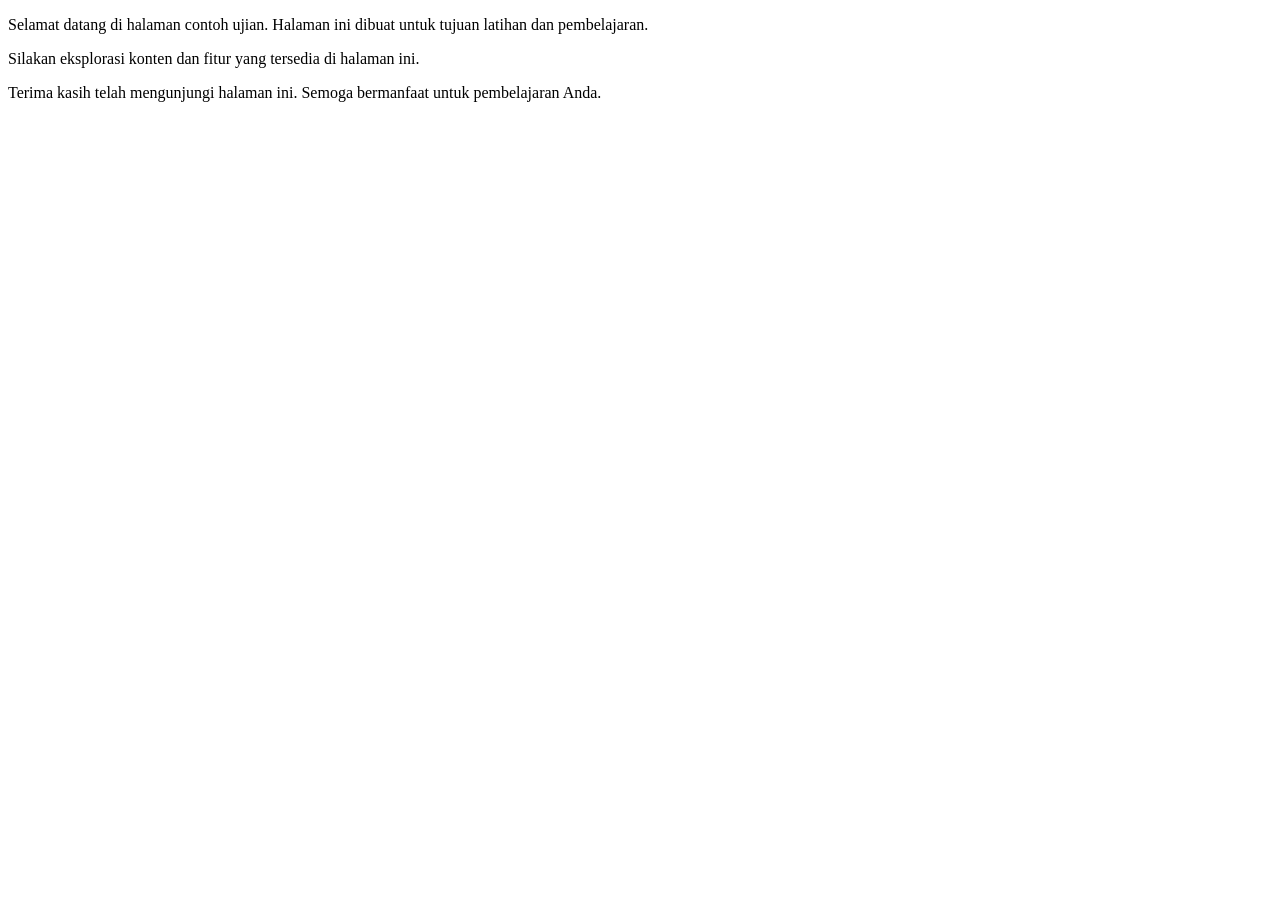
<file: worksheet-10/index.html>
<!DOCTYPE html>
<html lang="id">
<head>
    <meta charset="UTF-8">
    <meta name="viewport" content="width=device-width, initial-scale=1.0">
    <title>contoh ujian</title>
</head>
<body>
    <p>Selamat datang di halaman contoh ujian. Halaman ini dibuat untuk tujuan latihan dan pembelajaran.</p>
    <p>Silakan eksplorasi konten dan fitur yang tersedia di halaman ini.</p>
    <p>Terima kasih telah mengunjungi halaman ini. Semoga bermanfaat untuk pembelajaran Anda.</p>
</body>
</html>
</file>
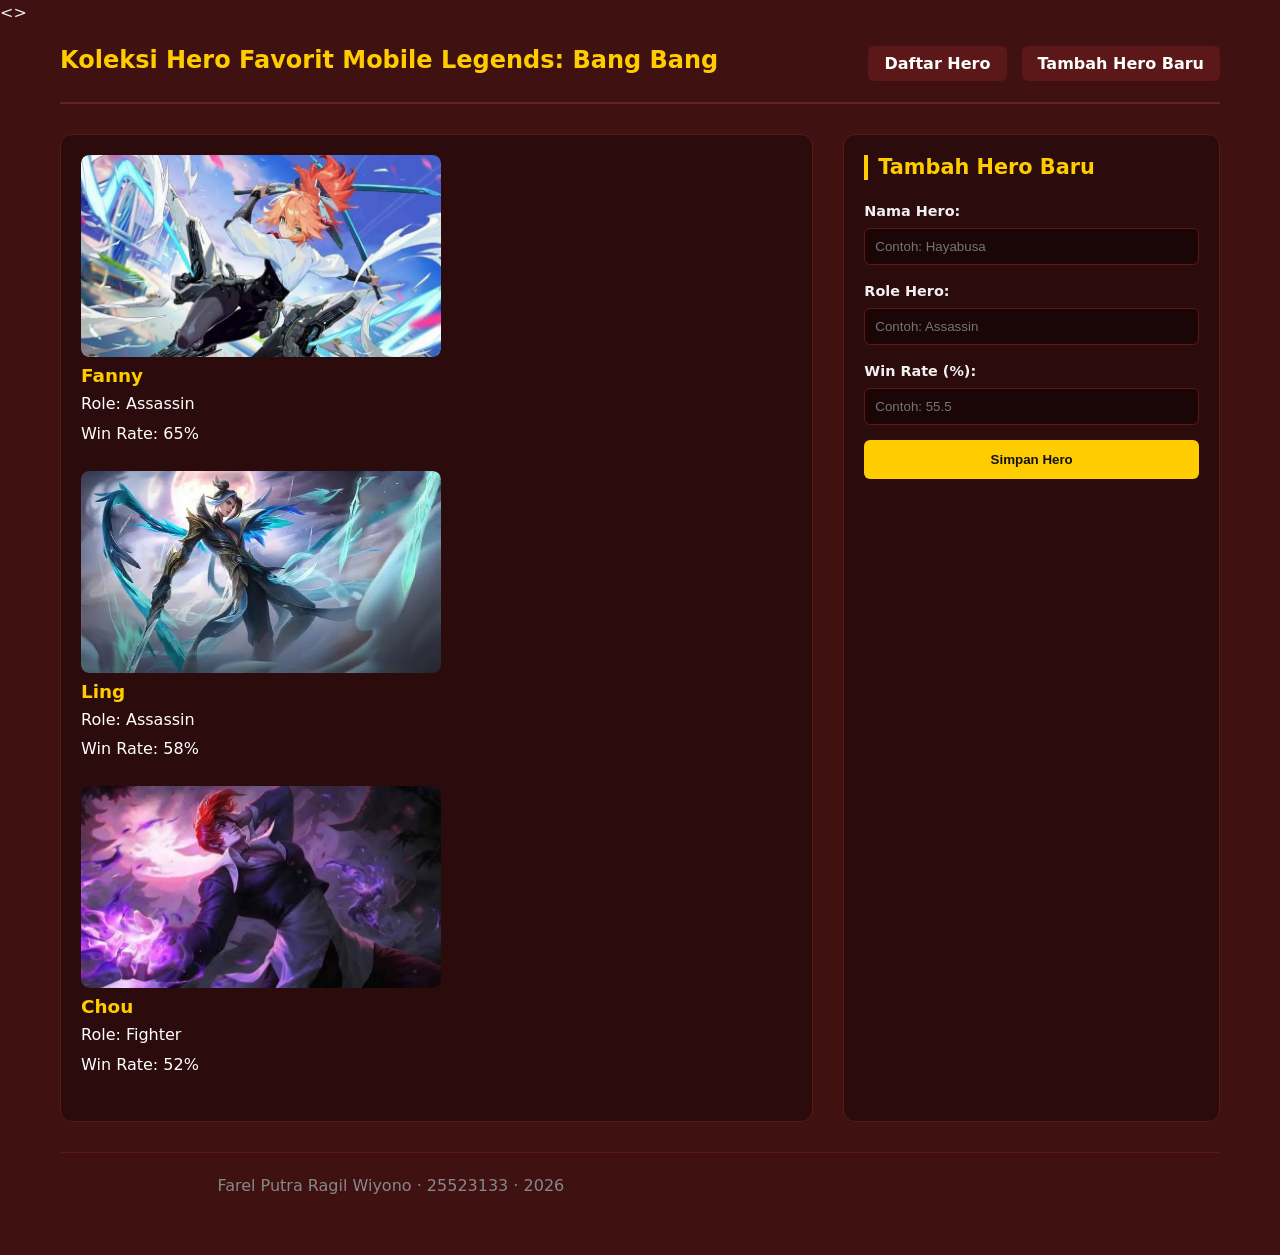
<file: worksheet-10/profil.html>
<!doctype html>
<html lang="id">
  <head>
    <meta charset="utf-8" />
    <meta name="viewport" content="width=device-width, initial-scale=1.0" />
    <title>Hero Favorit Mobile Legends - Farel</title>

    <!-- Pemanggilan 5 berkas CSS terpisah dari folder css/ -->
    <link rel="stylesheet" href="css/tokens.css" />
    <link rel="stylesheet" href="css/base.css" />
    <link rel="stylesheet" href="css/layout.css" />
    <link rel="stylesheet" href="css/komponen.css" />
    <link rel="stylesheet" href="css/tema.css" />
  </head>
  <>
    <!-- Wadah pembungkus utama P5 untuk CSS Grid Layout -->
    <div class="page">
      <header>
        <div class="navbar">
          <h1>Koleksi Hero Favorit Mobile Legends: Bang Bang</h1>
          <nav aria-label="Navigasi utama">
            <ul>
              <li><a href="#daftar-hero">Daftar Hero</a></li>
              <li><a href="#tambah-hero">Tambah Hero Baru</a></li>
            </ul>
          </nav>
        </div>
      </header>

      <!-- LANDMARK MAIN (Wadah Grid 2 Kolom) -->
      <main class="isi">
        <!-- SECTION 1: TABEL DATA & GAMBAR -->
        <section id="daftar-hero" class="utama">
          <h2>Hero yang Sering Dimainkan</h2>

          <!-- GALERI HERO ADAPTIF (GRID AUTO-FIT) -->
          <div class="galeri">
            <figure class="kartu sorotan">
              <img
                src="hero-favorit-1.jpg"
                alt="Tampilan visual hero Fanny di Mobile Legends"
                width="640"
                height="360"
                loading="lazy"
              />
              <figcaption class="kartu-kaki">
                <span>Fanny</span>
                <small>Assassin</small>
              </figcaption>
            </figure>

            <figure class="kartu">
              <img
                src="hero-favorit-2.jpg"
                alt="Tampilan visual hero Ling di Mobile Legends"
                width="640"
                height="360"
                loading="lazy"
              />
              <figcaption class="kartu-kaki">
                <span>Ling</span>
                <small>Assassin</small>
              </figcaption>
            </figure>

            <figure class="kartu">
              <img
                src="hero-favorit-3.jpg"
                alt="Tampilan visual hero Chou di Mobile Legends"
                width="640"
                height="360"
                loading="lazy"
              />
              <figcaption class="kartu-kaki">
                <span>Chou</span>
                <small>Fighter</small>
              </figcaption>
            </figure>
          </div>

          <!-- TABEL DATA HERO -->
          <table>
            <caption>
              Daftar Performa Hero Favorit
            </caption>
            <thead>
              <tr>
                <th scope="col">Nama Hero</th>
                <th scope="col">Role / Peran</th>
                <th scope="col">Win Rate (%)</th>
              </tr>
            </thead>
            <tbody>
              <tr>
                <th scope="row">Fanny</th>
                <td>Assassin</td>
                <td>65.0%</td>
              </tr>
              <tr>
                <th scope="row">Ling</th>
                <td>Assassin</td>
                <td>58.0%</td>
              </tr>
              <tr>
                <th scope="row">Chou</th>
                <td>Fighter</td>
                <td>60.0%</td>
              </tr>
            </tbody>
          </table>
        </section>

        <!-- SECTION 2: FORMULIR INPUT -->
        <section id="tambah-hero" class="sisi">
          <h2>Tambah Hero Baru</h2>

          <form action="/simpan" method="post">
            <p class="form-group">
              <label for="nama-hero">Nama Hero:</label>
              <input
                type="text"
                id="nama-hero"
                name="nama-hero"
                required
                placeholder="Contoh: Hayabusa"
              />
            </p>
            <p class="form-group">
              <label for="role-hero">Role Hero:</label>
              <input
                type="text"
                id="role-hero"
                name="role-hero"
                required
                placeholder="Contoh: Assassin"
              />
            </p>
            <p class="form-group">
              <label for="winrate-hero">Win Rate (%):</label>
              <input
                type="number"
                id="winrate-hero"
                name="winrate-hero"
                min="0"
                max="100"
                step="0.1"
                required
                placeholder="Contoh: 55.5"
              />
            </p>
            <button type="submit" class="btn">Simpan Hero</button>
          </form>
        </section>
      </main>

      <!-- LANDMARK FOOTER -->
      <footer>
        <p>Farel Putra Ragil Wiyono · 25523133 · 2026</p>
      </footer>
    </div>
    <script type="module" src="js/app.js"></script>
  <script type="module" src="js/dom.js"></script>
</body>
</html>
</file>
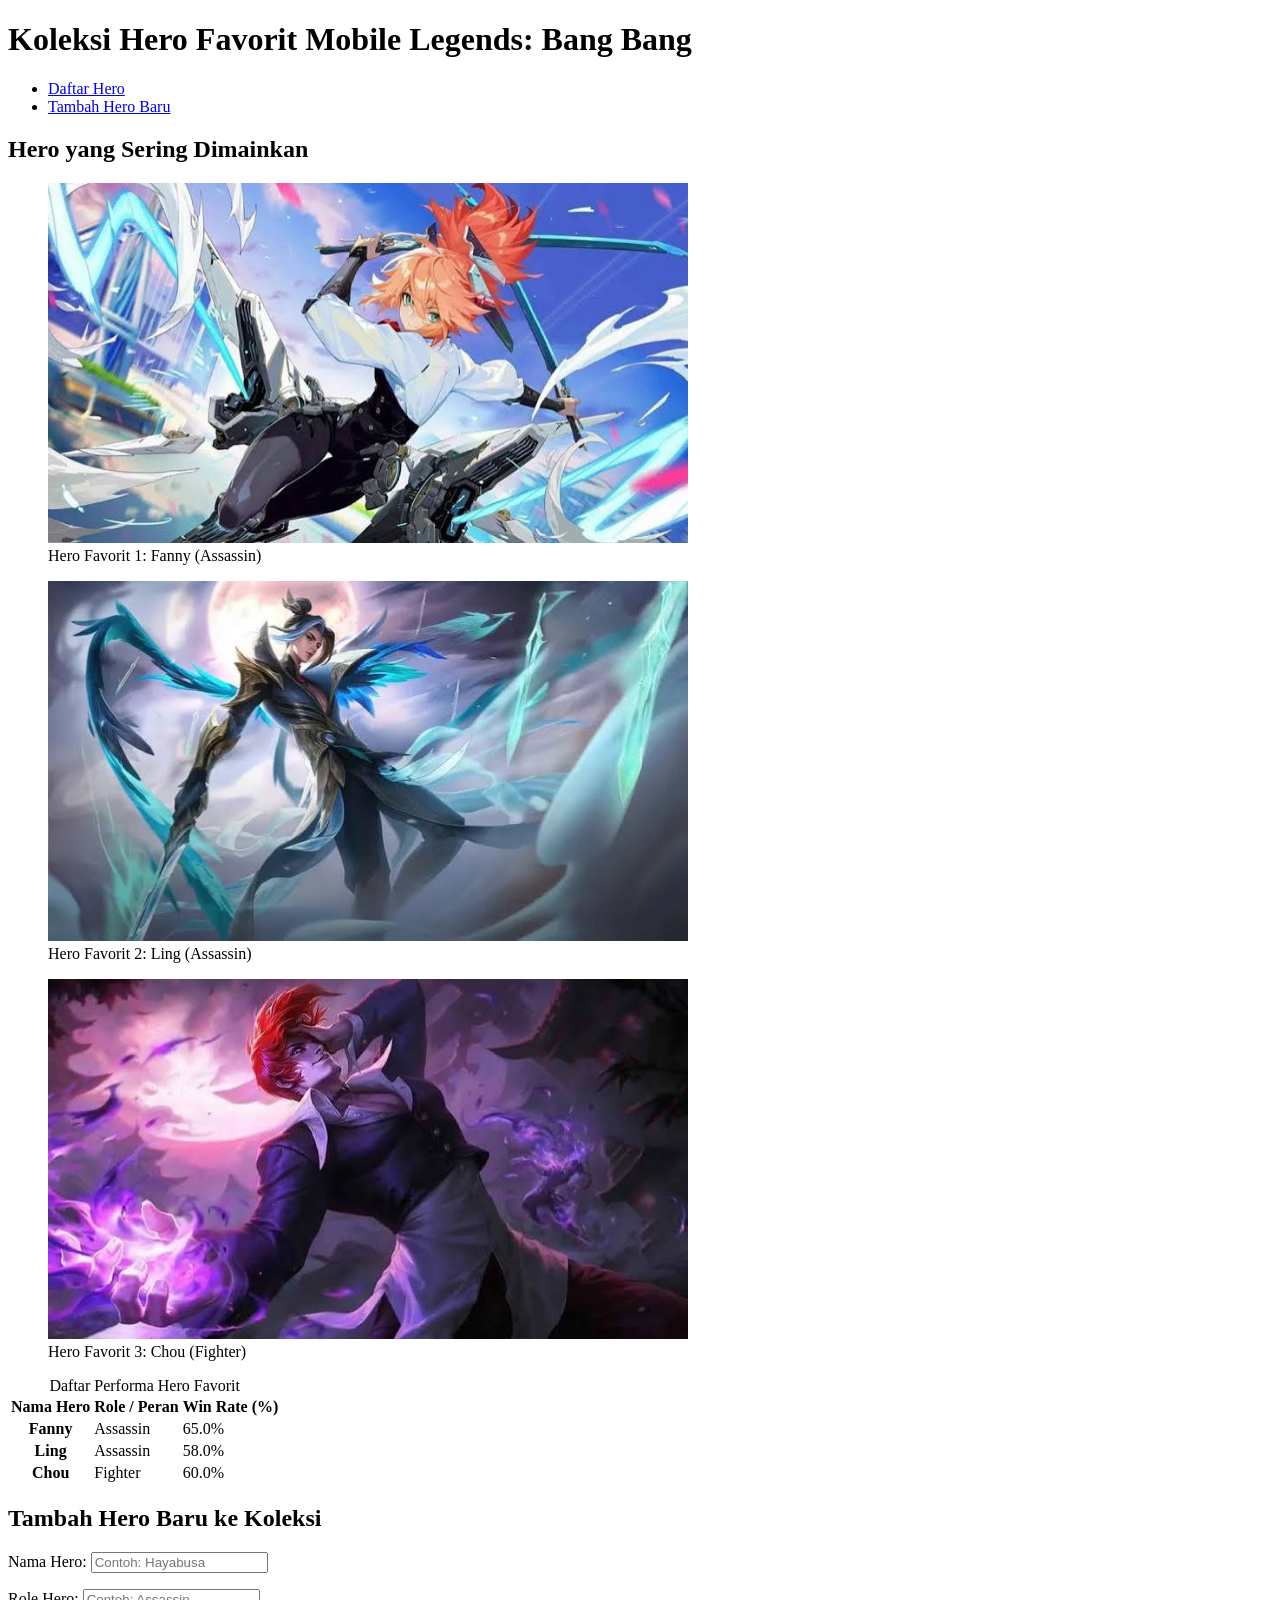
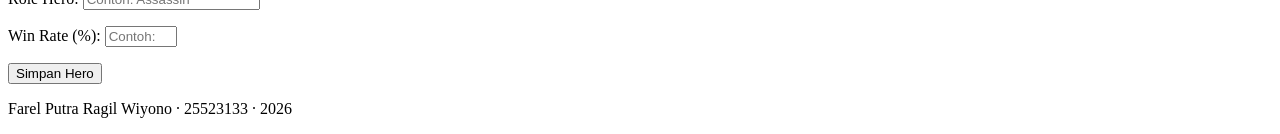
<file: worksheet-p3/profil.html>
<!DOCTYPE html>
<html lang="id">
<head>
  <meta charset="utf-8">
  <meta name="viewport" content="width=device-width, initial-scale=1.0">
  <title>Hero Favorit Mobile Legends - Farel</title>
</head>
<body>

  <!-- LANDMARK HEADER & NAVIGASI -->
  <header>
    <h1>Koleksi Hero Favorit Mobile Legends: Bang Bang</h1>
    <nav aria-label="Navigasi utama">
      <ul>
        <li><a href="#daftar-hero">Daftar Hero</a></li>
        <li><a href="#tambah-hero">Tambah Hero Baru</a></li>
      </ul>
    </nav>
  </header>

  <!-- LANDMARK MAIN -->
  <main>

    <!-- SECTION 1: TABEL DATA & GAMBAR -->
    <section id="daftar-hero">
      <h2>Hero yang Sering Dimainkan</h2>
      
      <!-- 3 GAMBAR HERO FAVORIT (FANNY, LING, CHOU) -->
      <figure>
        <img src="hero-favorit-1.jpg" alt="Tampilan visual hero Fanny di Mobile Legends" width="640" height="360" loading="lazy">
        <figcaption>Hero Favorit 1: Fanny (Assassin)</figcaption>
      </figure>

      <figure>
        <img src="hero-favorit-2.jpg" alt="Tampilan visual hero Ling di Mobile Legends" width="640" height="360" loading="lazy">
        <figcaption>Hero Favorit 2: Ling (Assassin)</figcaption>
      </figure>

      <figure>
        <img src="hero-favorit-3.jpg" alt="Tampilan visual hero Chou di Mobile Legends" width="640" height="360" loading="lazy">
        <figcaption>Hero Favorit 3: Chou (Fighter)</figcaption>
      </figure>

      <!-- TABEL DATA HERO -->
      <table>
        <caption>Daftar Performa Hero Favorit</caption>
        <thead>
          <tr>
            <th scope="col">Nama Hero</th>
            <th scope="col">Role / Peran</th>
            <th scope="col">Win Rate (%)</th>
          </tr>
        </thead>
        <tbody>
          <tr>
            <th scope="row">Fanny</th>
            <td>Assassin</td>
            <td>65.0%</td>
          </tr>
          <tr>
            <th scope="row">Ling</th>
            <td>Assassin</td>
            <td>58.0%</td>
          </tr>
          <tr>
            <th scope="row">Chou</th>
            <td>Fighter</td>
            <td>60.0%</td>
          </tr>
        </tbody>
      </table>
    </section>

    <!-- SECTION 2: FORMULIR INPUT -->
    <section id="tambah-hero">
      <h2>Tambah Hero Baru ke Koleksi</h2>
      
      <form action="/simpan" method="post">
        <p>
          <label for="nama-hero">Nama Hero:</label>
          <input type="text" id="nama-hero" name="nama-hero" required placeholder="Contoh: Hayabusa">
        </p>
        <p>
          <label for="role-hero">Role Hero:</label>
          <input type="text" id="role-hero" name="role-hero" required placeholder="Contoh: Assassin">
        </p>
        <p>
          <label for="winrate-hero">Win Rate (%):</label>
          <input type="number" id="winrate-hero" name="winrate-hero" min="0" max="100" step="0.1" required placeholder="Contoh: 55.5">
        </p>
        <button type="submit">Simpan Hero</button>
      </form>
    </section>

  </main>

  <!-- LANDMARK FOOTER -->
  <footer>
    <p>Farel Putra Ragil Wiyono · 25523133 · 2026</p>
  </footer>

</body>
</html>
</file>
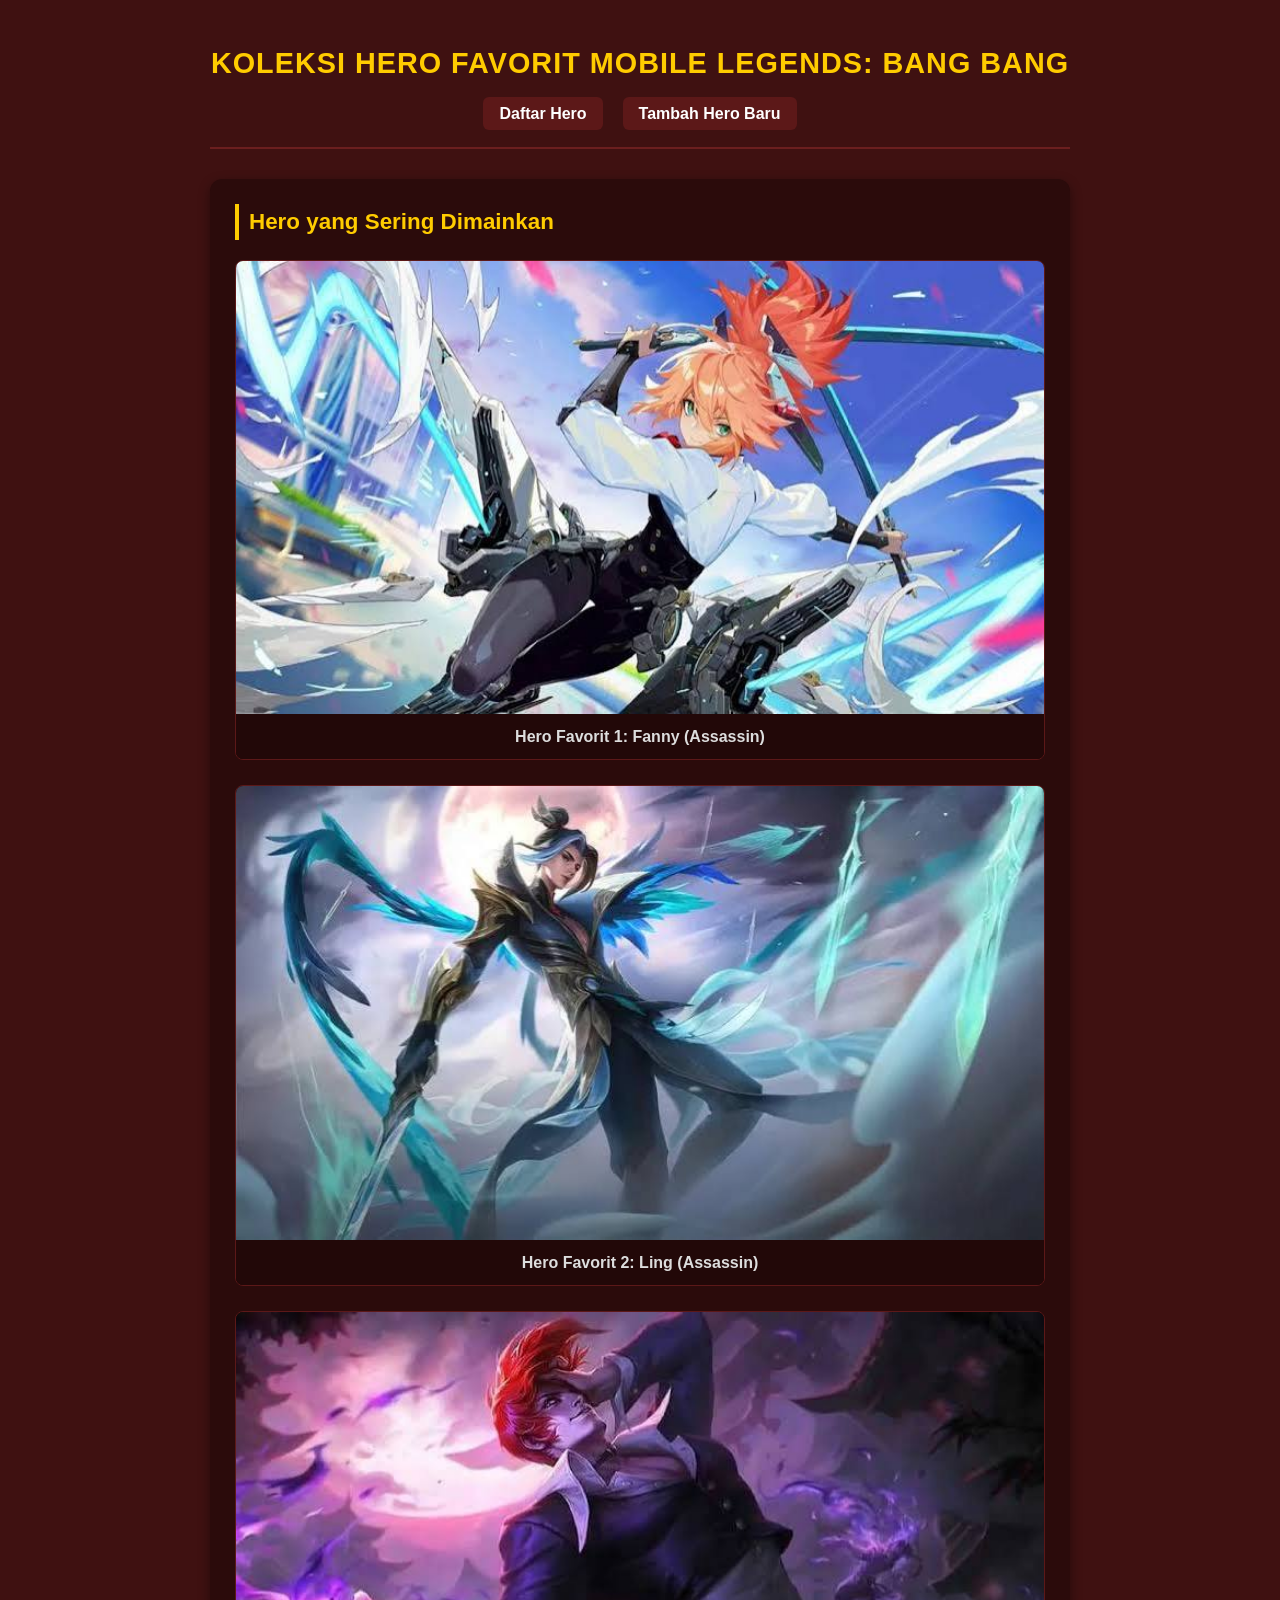
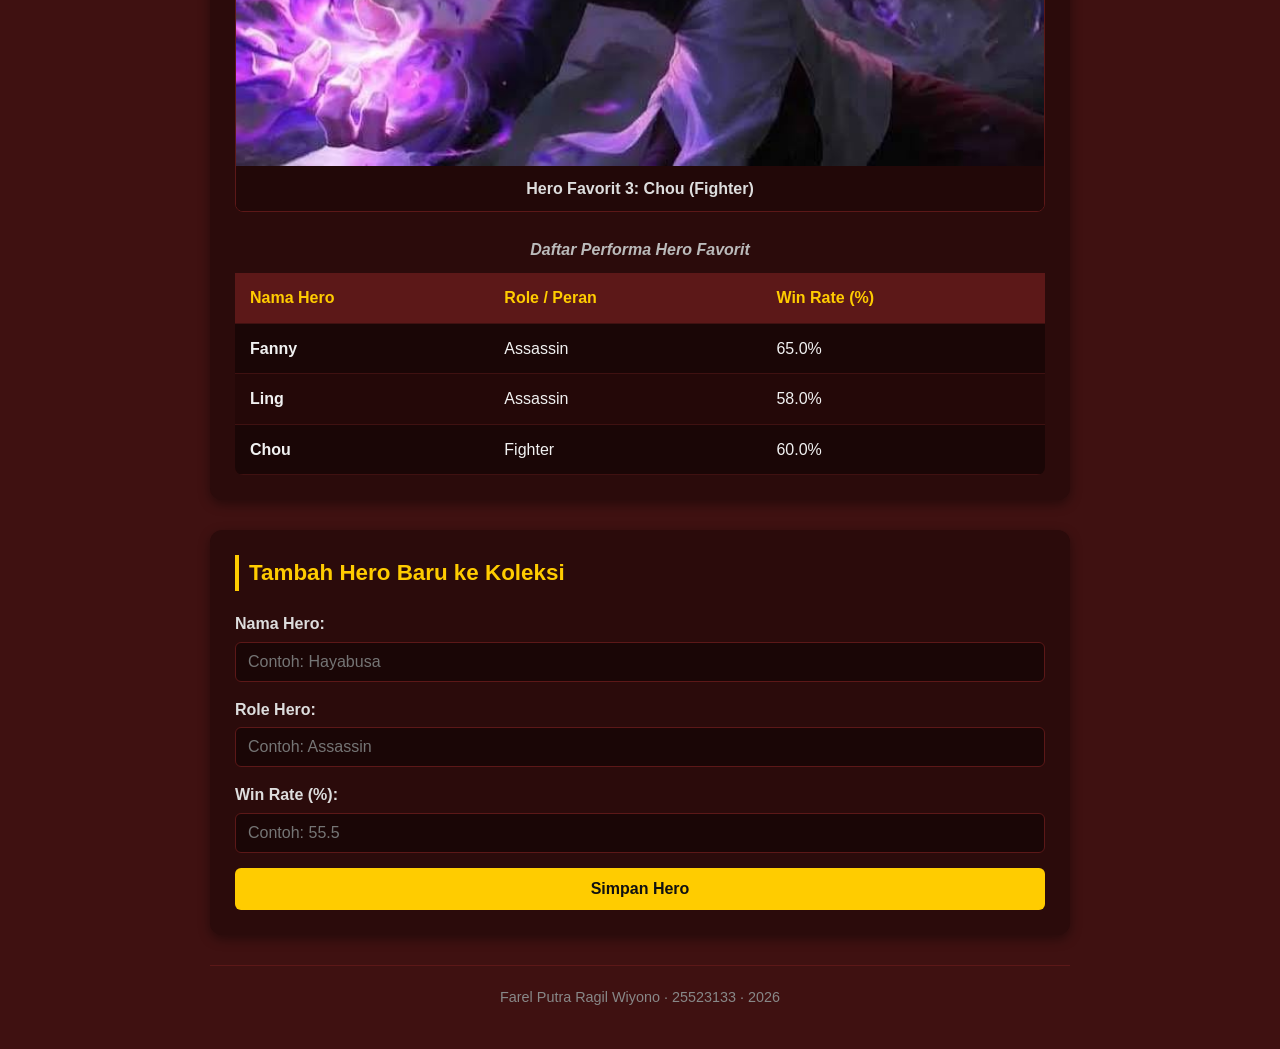
<file: worksheet-p4/profil.html>
<!doctype html>
<html lang="id">
  <head>
    <meta charset="utf-8" />
    <meta name="viewport" content="width=device-width, initial-scale=1.0" />
    <title>Hero Favorit Mobile Legends - Farel</title>
    <link rel="stylesheet" href="gaya.css" />
  </head>
  <body>
    <!-- LANDMARK HEADER & NAVIGASI -->
    <header>
      <h1>Koleksi Hero Favorit Mobile Legends: Bang Bang</h1>
      <nav aria-label="Navigasi utama">
        <ul>
          <li><a href="#daftar-hero">Daftar Hero</a></li>
          <li><a href="#tambah-hero">Tambah Hero Baru</a></li>
        </ul>
      </nav>
    </header>

    <!-- LANDMARK MAIN -->
    <main>
      <!-- SECTION 1: TABEL DATA & GAMBAR -->
      <section id="daftar-hero">
        <h2>Hero yang Sering Dimainkan</h2>

        <!-- 3 GAMBAR HERO FAVORIT (FANNY, LING, CHOU) -->
        <figure>
          <img
            src="hero-favorit-1.jpg"
            alt="Tampilan visual hero Fanny di Mobile Legends"
            width="640"
            height="360"
            loading="lazy"
          />
          <figcaption>Hero Favorit 1: Fanny (Assassin)</figcaption>
        </figure>

        <figure>
          <img
            src="hero-favorit-2.jpg"
            alt="Tampilan visual hero Ling di Mobile Legends"
            width="640"
            height="360"
            loading="lazy"
          />
          <figcaption>Hero Favorit 2: Ling (Assassin)</figcaption>
        </figure>

        <figure>
          <img
            src="hero-favorit-3.jpg"
            alt="Tampilan visual hero Chou di Mobile Legends"
            width="640"
            height="360"
            loading="lazy"
          />
          <figcaption>Hero Favorit 3: Chou (Fighter)</figcaption>
        </figure>

        <!-- TABEL DATA HERO -->
        <table>
          <caption>
            Daftar Performa Hero Favorit
          </caption>
          <thead>
            <tr>
              <th scope="col">Nama Hero</th>
              <th scope="col">Role / Peran</th>
              <th scope="col">Win Rate (%)</th>
            </tr>
          </thead>
          <tbody>
            <tr>
              <th scope="row">Fanny</th>
              <td>Assassin</td>
              <td>65.0%</td>
            </tr>
            <tr>
              <th scope="row">Ling</th>
              <td>Assassin</td>
              <td>58.0%</td>
            </tr>
            <tr>
              <th scope="row">Chou</th>
              <td>Fighter</td>
              <td>60.0%</td>
            </tr>
          </tbody>
        </table>
      </section>

      <!-- SECTION 2: FORMULIR INPUT -->
      <section id="tambah-hero">
        <h2>Tambah Hero Baru ke Koleksi</h2>

        <form action="/simpan" method="post">
          <p>
            <label for="nama-hero">Nama Hero:</label>
            <input
              type="text"
              id="nama-hero"
              name="nama-hero"
              required
              placeholder="Contoh: Hayabusa"
            />
          </p>
          <p>
            <label for="role-hero">Role Hero:</label>
            <input
              type="text"
              id="role-hero"
              name="role-hero"
              required
              placeholder="Contoh: Assassin"
            />
          </p>
          <p>
            <label for="winrate-hero">Win Rate (%):</label>
            <input
              type="number"
              id="winrate-hero"
              name="winrate-hero"
              min="0"
              max="100"
              step="0.1"
              required
              placeholder="Contoh: 55.5"
            />
          </p>
          <button type="submit">Simpan Hero</button>
        </form>
      </section>
    </main>

    <!-- LANDMARK FOOTER -->
    <footer>
      <p>Farel Putra Ragil Wiyono · 25523133 · 2026</p>
    </footer>
  </body>
</html>
</file>
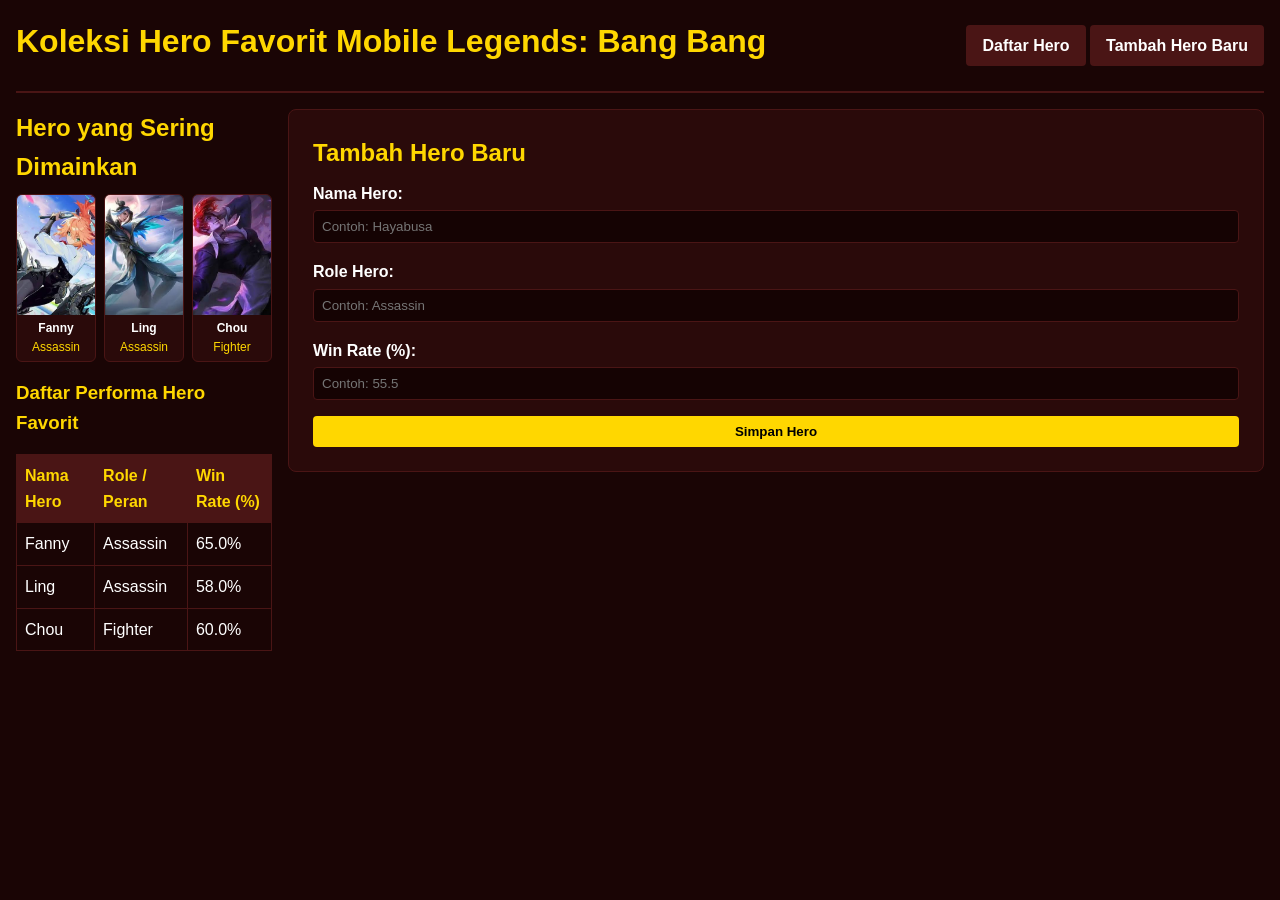
<file: worksheet-p5/profil.html>
<!DOCTYPE html>
<html lang="id">
<head>
  <meta charset="UTF-8">
  <!-- Lembar A: Meta Viewport Mandatory -->
  <meta name="viewport" content="width=device-width, initial-scale=1.0">
  <title>Koleksi Hero Favorit Mobile Legends: Bang Bang</title>
  
  <!-- CSS Modular -->
  <link rel="stylesheet" href="css/tokens.css">
  <link rel="stylesheet" href="css/base.css">
  <link rel="stylesheet" href="css/layout.css">
  <link rel="stylesheet" href="css/komponen.css">
  <link rel="stylesheet" href="css/tema.css">
  <link rel="stylesheet" href="css/responsif.css">
</head>
<body>
  <div class="page">
    <!-- Kepala Halaman / Navbar -->
    <header class="kepala">
      <h1>Koleksi Hero Favorit Mobile Legends: Bang Bang</h1>
      <nav class="navigasi">
        <a href="#galeri" class="tombol">Daftar Hero</a>
        <a href="#tambah" class="tombol">Tambah Hero Baru</a>
      </nav>
    </header>

    <!-- Konten Utama & Sidebar (Grid Layout) -->
    <div class="isi content">
      <!-- Sidebar / Sisi Samping -->
      <aside class="sisi sidebar">
        <h2>Hero yang Sering Dimainkan</h2>
        <div class="galeri-mini">
  <div class="kartu-mini">
    <img src="hero-favorit-1.jpg" alt="Fanny">
    <div class="info-hero">
      <strong>Fanny</strong>
      <span>Assassin</span>
    </div>
  </div>
  <div class="kartu-mini">
    <img src="hero-favorit-2.jpg" alt="Ling">
    <div class="info-hero">
      <strong>Ling</strong>
      <span>Assassin</span>
    </div>
  </div>
  <div class="kartu-mini">
    <img src="hero-favorit-3.jpg" alt="Chou">
    <div class="info-hero">
      <strong>Chou</strong>
      <span>Fighter</span>
    </div>
  </div>
</div>

        <h3>Daftar Performa Hero Favorit</h3>
        <div class="table-wrap">
          <table>
            <thead>
              <tr>
                <th>Nama Hero</th>
                <th>Role / Peran</th>
                <th>Win Rate (%)</th>
              </tr>
            </thead>
            <tbody>
              <tr>
                <td>Fanny</td>
                <td>Assassin</td>
                <td>65.0%</td>
              </tr>
              <tr>
                <td>Ling</td>
                <td>Assassin</td>
                <td>58.0%</td>
              </tr>
              <tr>
                <td>Chou</td>
                <td>Fighter</td>
                <td>60.0%</td>
              </tr>
            </tbody>
          </table>
        </div>
      </aside>

      <!-- Area Utama / Form & Galeri -->
      <main class="utama main-content">
        <section id="tambah" class="kartu">
          <h2>Tambah Hero Baru</h2>
          <form class="formulir">
            <div class="grup-input">
              <label for="nama">Nama Hero:</label>
              <input type="text" id="nama" placeholder="Contoh: Hayabusa">
            </div>
            <div class="grup-input">
              <label for="role">Role Hero:</label>
              <input type="text" id="role" placeholder="Contoh: Assassin">
            </div>
            <div class="grup-input">
              <label for="wr">Win Rate (%):</label>
              <input type="text" id="wr" placeholder="Contoh: 55.5">
            </div>
            <button type="submit" class="tombol-utama">Simpan Hero</button>
          </form>
        </section>
      </main>
    </div>
  </div>
</body>
</html>
</file>
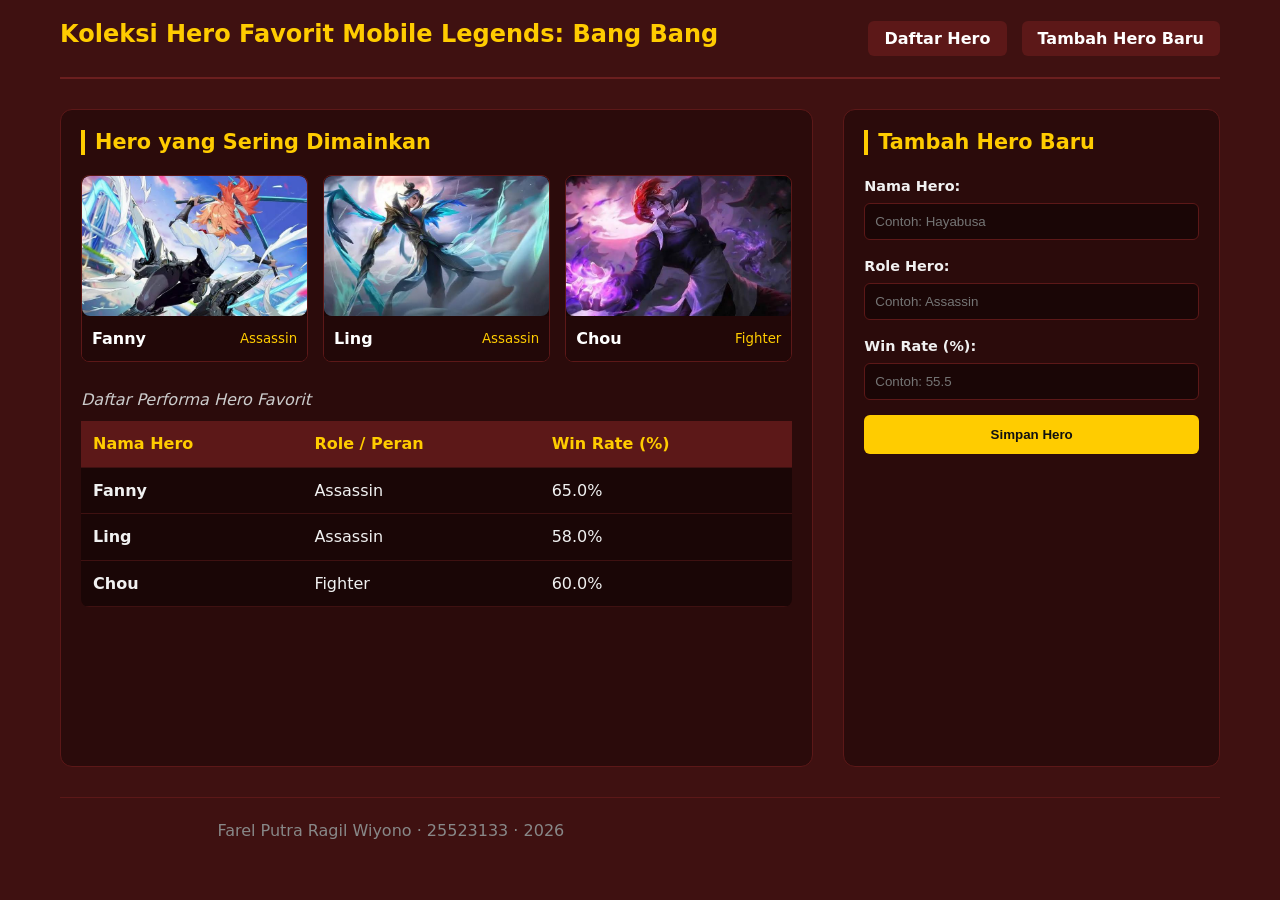
<file: worksheet-p6/profil.html>
<!doctype html>
<html lang="id">
  <head>
    <meta charset="utf-8" />
    <meta name="viewport" content="width=device-width, initial-scale=1.0" />
    <title>Hero Favorit Mobile Legends - Farel</title>
    
    <!-- Pemanggilan 5 berkas CSS terpisah dari folder css/ -->
    <link rel="stylesheet" href="css/tokens.css" />
    <link rel="stylesheet" href="css/base.css" />
    <link rel="stylesheet" href="css/layout.css" />
    <link rel="stylesheet" href="css/komponen.css" />
    <link rel="stylesheet" href="css/tema.css" />
  </head>
  <body>
    <!-- Wadah pembungkus utama P5 untuk CSS Grid Layout -->
    <div class="page">
      <header>
        <div class="navbar">
          <h1>Koleksi Hero Favorit Mobile Legends: Bang Bang</h1>
          <nav aria-label="Navigasi utama">
            <ul>
              <li><a href="#daftar-hero">Daftar Hero</a></li>
              <li><a href="#tambah-hero">Tambah Hero Baru</a></li>
            </ul>
          </nav>
        </div>
      </header>

      <!-- LANDMARK MAIN (Wadah Grid 2 Kolom) -->
      <main class="isi">
        <!-- SECTION 1: TABEL DATA & GAMBAR -->
        <section id="daftar-hero" class="utama">
          <h2>Hero yang Sering Dimainkan</h2>

          <!-- GALERI HERO ADAPTIF (GRID AUTO-FIT) -->
          <div class="galeri">
            <figure class="kartu sorotan">
              <img
                src="hero-favorit-1.jpg"
                alt="Tampilan visual hero Fanny di Mobile Legends"
                width="640"
                height="360"
                loading="lazy"
              />
              <figcaption class="kartu-kaki">
                <span>Fanny</span>
                <small>Assassin</small>
              </figcaption>
            </figure>

            <figure class="kartu">
              <img
                src="hero-favorit-2.jpg"
                alt="Tampilan visual hero Ling di Mobile Legends"
                width="640"
                height="360"
                loading="lazy"
              />
              <figcaption class="kartu-kaki">
                <span>Ling</span>
                <small>Assassin</small>
              </figcaption>
            </figure>

            <figure class="kartu">
              <img
                src="hero-favorit-3.jpg"
                alt="Tampilan visual hero Chou di Mobile Legends"
                width="640"
                height="360"
                loading="lazy"
              />
              <figcaption class="kartu-kaki">
                <span>Chou</span>
                <small>Fighter</small>
              </figcaption>
            </figure>
          </div>

          <!-- TABEL DATA HERO -->
          <table>
            <caption>
              Daftar Performa Hero Favorit
            </caption>
            <thead>
              <tr>
                <th scope="col">Nama Hero</th>
                <th scope="col">Role / Peran</th>
                <th scope="col">Win Rate (%)</th>
              </tr>
            </thead>
            <tbody>
              <tr>
                <th scope="row">Fanny</th>
                <td>Assassin</td>
                <td>65.0%</td>
              </tr>
              <tr>
                <th scope="row">Ling</th>
                <td>Assassin</td>
                <td>58.0%</td>
              </tr>
              <tr>
                <th scope="row">Chou</th>
                <td>Fighter</td>
                <td>60.0%</td>
              </tr>
            </tbody>
          </table>
        </section>

        <!-- SECTION 2: FORMULIR INPUT -->
        <section id="tambah-hero" class="sisi">
          <h2>Tambah Hero Baru</h2>

          <form action="/simpan" method="post">
            <p class="form-group">
              <label for="nama-hero">Nama Hero:</label>
              <input
                type="text"
                id="nama-hero"
                name="nama-hero"
                required
                placeholder="Contoh: Hayabusa"
              />
            </p>
            <p class="form-group">
              <label for="role-hero">Role Hero:</label>
              <input
                type="text"
                id="role-hero"
                name="role-hero"
                required
                placeholder="Contoh: Assassin"
              />
            </p>
            <p class="form-group">
              <label for="winrate-hero">Win Rate (%):</label>
              <input
                type="number"
                id="winrate-hero"
                name="winrate-hero"
                min="0"
                max="100"
                step="0.1"
                required
                placeholder="Contoh: 55.5"
              />
            </p>
            <button type="submit" class="btn">Simpan Hero</button>
          </form>
        </section>
      </main>

      <!-- LANDMARK FOOTER -->
      <footer>
        <p>Farel Putra Ragil Wiyono · 25523133 · 2026</p>
      </footer>
    </div>
  </body>
</html>
</file>
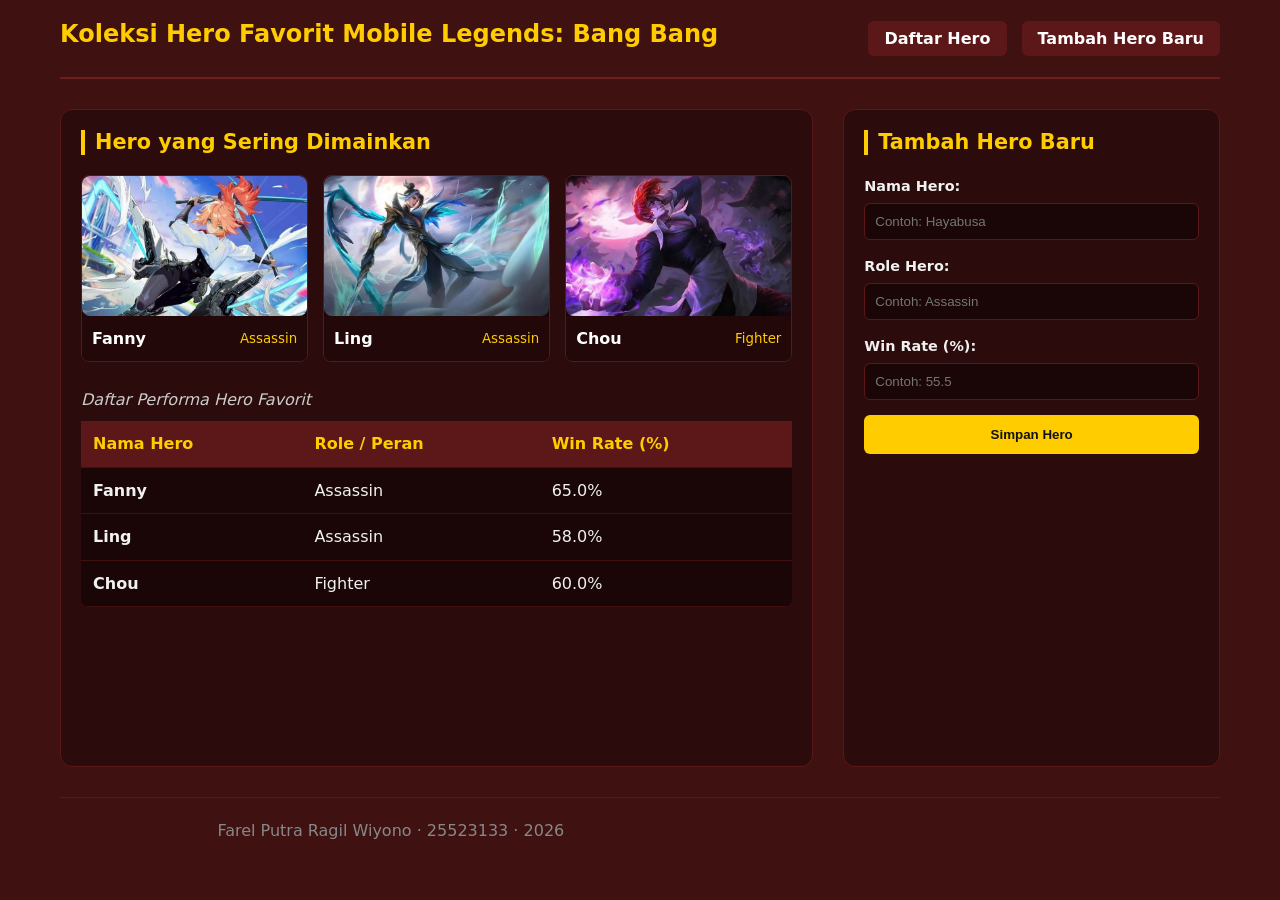
<file: worksheet-p8/profil.html>
<!doctype html>
<html lang="id">
  <head>
    <meta charset="utf-8" />
    <meta name="viewport" content="width=device-width, initial-scale=1.0" />
    <title>Hero Favorit Mobile Legends - Farel</title>

    <!-- Pemanggilan 5 berkas CSS terpisah dari folder css/ -->
    <link rel="stylesheet" href="css/tokens.css" />
    <link rel="stylesheet" href="css/base.css" />
    <link rel="stylesheet" href="css/layout.css" />
    <link rel="stylesheet" href="css/komponen.css" />
    <link rel="stylesheet" href="css/tema.css" />
  </head>
  <body>
    <!-- Wadah pembungkus utama P5 untuk CSS Grid Layout -->
    <div class="page">
      <header>
        <div class="navbar">
          <h1>Koleksi Hero Favorit Mobile Legends: Bang Bang</h1>
          <nav aria-label="Navigasi utama">
            <ul>
              <li><a href="#daftar-hero">Daftar Hero</a></li>
              <li><a href="#tambah-hero">Tambah Hero Baru</a></li>
            </ul>
          </nav>
        </div>
      </header>

      <!-- LANDMARK MAIN (Wadah Grid 2 Kolom) -->
      <main class="isi">
        <!-- SECTION 1: TABEL DATA & GAMBAR -->
        <section id="daftar-hero" class="utama">
          <h2>Hero yang Sering Dimainkan</h2>

          <!-- GALERI HERO ADAPTIF (GRID AUTO-FIT) -->
          <div class="galeri">
            <figure class="kartu sorotan">
              <img
                src="hero-favorit-1.jpg"
                alt="Tampilan visual hero Fanny di Mobile Legends"
                width="640"
                height="360"
                loading="lazy"
              />
              <figcaption class="kartu-kaki">
                <span>Fanny</span>
                <small>Assassin</small>
              </figcaption>
            </figure>

            <figure class="kartu">
              <img
                src="hero-favorit-2.jpg"
                alt="Tampilan visual hero Ling di Mobile Legends"
                width="640"
                height="360"
                loading="lazy"
              />
              <figcaption class="kartu-kaki">
                <span>Ling</span>
                <small>Assassin</small>
              </figcaption>
            </figure>

            <figure class="kartu">
              <img
                src="hero-favorit-3.jpg"
                alt="Tampilan visual hero Chou di Mobile Legends"
                width="640"
                height="360"
                loading="lazy"
              />
              <figcaption class="kartu-kaki">
                <span>Chou</span>
                <small>Fighter</small>
              </figcaption>
            </figure>
          </div>

          <!-- TABEL DATA HERO -->
          <table>
            <caption>
              Daftar Performa Hero Favorit
            </caption>
            <thead>
              <tr>
                <th scope="col">Nama Hero</th>
                <th scope="col">Role / Peran</th>
                <th scope="col">Win Rate (%)</th>
              </tr>
            </thead>
            <tbody>
              <tr>
                <th scope="row">Fanny</th>
                <td>Assassin</td>
                <td>65.0%</td>
              </tr>
              <tr>
                <th scope="row">Ling</th>
                <td>Assassin</td>
                <td>58.0%</td>
              </tr>
              <tr>
                <th scope="row">Chou</th>
                <td>Fighter</td>
                <td>60.0%</td>
              </tr>
            </tbody>
          </table>
        </section>

        <!-- SECTION 2: FORMULIR INPUT -->
        <section id="tambah-hero" class="sisi">
          <h2>Tambah Hero Baru</h2>

          <form action="/simpan" method="post">
            <p class="form-group">
              <label for="nama-hero">Nama Hero:</label>
              <input
                type="text"
                id="nama-hero"
                name="nama-hero"
                required
                placeholder="Contoh: Hayabusa"
              />
            </p>
            <p class="form-group">
              <label for="role-hero">Role Hero:</label>
              <input
                type="text"
                id="role-hero"
                name="role-hero"
                required
                placeholder="Contoh: Assassin"
              />
            </p>
            <p class="form-group">
              <label for="winrate-hero">Win Rate (%):</label>
              <input
                type="number"
                id="winrate-hero"
                name="winrate-hero"
                min="0"
                max="100"
                step="0.1"
                required
                placeholder="Contoh: 55.5"
              />
            </p>
            <button type="submit" class="btn">Simpan Hero</button>
          </form>
        </section>
      </main>

      <!-- LANDMARK FOOTER -->
      <footer>
        <p>Farel Putra Ragil Wiyono · 25523133 · 2026</p>
      </footer>
    </div>
    <script type="module" src="js/app.js"></script>
  </body>
</html>
</file>
<file: worksheet-10/css/tokens.css>
:root {
  /* Token Warna Primitif - Mobile Legends Theme */
  --gold-500: #ffcc00;
  --gold-600: #e6b800;
  --dark-red-900: #2b0b0b;
  --dark-red-950: #1a0505;
  --dark-red-800: #3f1111;
  --dark-red-700: #6b1f1f;
  --gray-100: #f1f1f1;
  --gray-200: #e2e8f0;
  --gray-300: #cbd5e1;
  --red-500: #b00020;

  /* Token Warna Semantik (Tema Terang/Standar) */
  --color-bg: var(--dark-red-800);
  --color-fg: var(--gray-100);
  --color-surface: var(--dark-red-900);
  --color-border: var(--dark-red-700);
  --color-primary: var(--gold-500);
  --color-danger: var(--red-500);
  --color-focus: var(--gold-500);

  /* Spasi (Space Scale) */
  --space-1: 0.25rem;
  --space-2: 0.5rem;
  --space-3: 0.75rem;
  --space-4: 1rem;
  --space-6: 1.5rem;

  /* Sudut Mebulat (Border Radius) */
  --radius-sm: 0.25rem;
  --radius-md: 0.5rem;
  --radius-full: 9999px;

  /* Bayangan (Shadow) */
  --shadow-1: 0 4px 12px rgba(0, 0, 0, 0.4);

  /* Tipografi */
  --font-sans: system-ui, -apple-system, BlinkMacSystemFont, "Segoe UI", Roboto, sans-serif;
  --text-sm: 0.875rem;
  --text-md: 1rem;
  --text-xl: 1.5rem;
  --text-3xl: 2.25rem;
}
</file>
<file: worksheet-10/css/base.css>
/* Box Model Reset */
*,
*::before,
*::after {
  box-sizing: border-box;
  margin: 0;
  padding: 0;
}

/* Tipografi & Latar Belakang Utama */
body {
  font-family: var(--font-sans);
  font-size: var(--text-md);
  line-height: 1.6;
  background-color: var(--color-bg);
  color: var(--color-fg);
}

h1, h2, h3, h4, h5, h6 {
  line-height: 1.2;
  color: var(--color-primary);
  margin-bottom: var(--space-2);
}

h1 { font-size: var(--text-3xl); }
h2 { font-size: var(--text-xl); }

p {
  margin-bottom: var(--space-4);
  max-width: 65ch;
}

a {
  color: var(--color-primary);
  text-decoration: none;
}

a:hover {
  text-decoration: underline;
}

img {
  max-width: 100%;
  height: auto;
  display: block;
  border-radius: var(--radius-md);
}

/* Indikator Aksesibilitas Fokus Papan Ketik */
:focus-visible {
  outline: 2px solid var(--color-focus);
  outline-offset: 2px;
}
</file>
<file: worksheet-10/css/layout.css>
/* LAYOUT UTAMA & GRID */
.page {
  min-height: 100vh;
  display: flex;
  flex-direction: column;
  padding: 20px;
  max-width: 1200px;
  margin: 0 auto;
}

header {
  border-bottom: 2px solid var(--warna-border, #6b1f1f);
  padding-bottom: 20px;
  margin-bottom: 30px;
}

.navbar {
  display: flex;
  flex-wrap: wrap;
  justify-content: space-between;
  align-items: center;
  gap: 15px;
}

.navbar h1 {
  font-size: 1.5rem;
  color: var(--warna-emas, #ffcc00);
}

nav ul {
  list-style: none;
  display: flex;
  gap: 15px;
}

nav a {
  color: #fff;
  text-decoration: none;
  font-weight: bold;
  padding: 8px 16px;
  background-color: var(--warna-tombol, #5c1818);
  border-radius: 6px;
  transition: background 0.3s;
}

nav a:hover {
  background-color: var(--warna-emas, #ffcc00);
  color: #111;
}

/* MAIN LAYOUT: Grid 2 Kolom (Proporsional) */
.isi {
  display: grid;
  grid-template-columns: 2fr 1fr; /* Kolom utama lebih luas (2/3), formulir (1/3) */
  gap: 30px;
  flex: 1;
}

/* Responsif untuk Layar Kecil / HP */
@media (max-width: 768px) {
  .isi {
    grid-template-columns: 1fr; /* Jadi 1 kolom jika layar sempit */
  }
}

footer {
  text-align: center;
  padding: 20px 0;
  margin-top: 30px;
  border-top: 1px solid var(--warna-border, #5c1818);
  color: #888;
}
</file>
<file: worksheet-10/css/komponen.css>
/* SECTION & CONTAINER */
section {
  background-color: var(--warna-card, #2b0b0b);
  padding: 20px;
  border-radius: 12px;
  border: 1px solid var(--warna-border, #5c1818);
}

h2 {
  color: var(--warna-emas, #ffcc00);
  margin-bottom: 20px;
  font-size: 1.3rem;
  border-left: 4px solid var(--warna-emas, #ffcc00);
  padding-left: 10px;
}

/* GALERI HERO (GRID AUTO-FIT) */
.galeri {
  display: grid;
  grid-template-columns: repeat(auto-fit, minmax(180px, 1fr));
  gap: 15px;
  margin-bottom: 25px;
}

.kartu {
  background-color: #1a0606;
  border: 1px solid var(--warna-border, #5c1818);
  border-radius: 8px;
  overflow: hidden;
  margin: 0;
}

.kartu img {
  width: 100%;
  height: 140px;
  object-fit: cover;
  display: block;
}

.kartu-kaki {
  padding: 10px;
  display: flex;
  justify-content: space-between;
  align-items: center;
  background-color: #220808;
}

.kartu-kaki span {
  font-weight: bold;
  color: #fff;
}

.kartu-kaki small {
  color: var(--warna-emas, #ffcc00);
}

/* TABEL STYLING */
table {
  width: 100%;
  border-collapse: collapse;
  margin-top: 15px;
  background-color: #1a0606;
  border-radius: 8px;
  overflow: hidden;
}

caption {
  margin-bottom: 8px;
  font-style: italic;
  color: #ccc;
  text-align: left;
}

th, td {
  padding: 10px 12px;
  text-align: left;
  border-bottom: 1px solid #3f1111;
}

thead th {
  background-color: #5c1818;
  color: var(--warna-emas, #ffcc00);
}

/* FORM STYLING */
.form-group {
  margin-bottom: 15px;
  display: flex;
  flex-direction: column;
}

.form-group label {
  margin-bottom: 5px;
  font-weight: bold;
  font-size: 0.9rem;
}

.form-group input {
  padding: 10px;
  border-radius: 6px;
  border: 1px solid var(--warna-border, #5c1818);
  background-color: #1a0606;
  color: #fff;
  width: 100%;
}

.form-group input:focus {
  outline: none;
  border-color: var(--warna-emas, #ffcc00);
}

.btn {
  width: 100%;
  padding: 12px;
  background-color: var(--warna-emas, #ffcc00);
  color: #111;
  border: none;
  border-radius: 6px;
  font-weight: bold;
  cursor: pointer;
  transition: background 0.2s;
}

.btn:hover {
  background-color: #e6b800;
}
</file>
<file: worksheet-10/css/tema.css>
/* F.1 Mode Gelap Otomatis dari Pengaturan Sistem */
@media (prefers-color-scheme: dark) {
  :root {
    --color-bg: var(--dark-red-950);
    --color-surface: var(--dark-red-900);
    --color-fg: var(--gray-100);
    --color-border: var(--dark-red-700);
  }
}

/* F.2 Pengalih Tema Manual Tanpa JS via Checkbox */
.pengalih-tema {
  position: absolute;
  opacity: 0;
  pointer-events: none;
}

:root:has(#tema:checked) {
  --color-bg: var(--dark-red-950);
  --color-surface: var(--dark-red-900);
  --color-fg: var(--gray-100);
  --color-border: var(--dark-red-700);
  --color-primary: var(--gold-500);
}
</file>
<file: worksheet-p4/gaya.css>
/* RESET & BASIC STYLES */
* {
  box-sizing: border-box;
  margin: 0;
  padding: 0;
}

body {
  background-color: #3f1111; /* Background tema dark merah marun */
  color: #f1f1f1;
  font-family: "Segoe UI", Tahoma, Geneva, Verdana, sans-serif;
  line-height: 1.6;
  padding: 20px;
  max-width: 900px;
  margin: 0 auto;
}

/* HEADER & NAVIGATION */
header {
  text-align: center;
  padding: 20px 0;
  border-bottom: 2px solid #6b1f1f;
  margin-bottom: 30px;
}

header h1 {
  font-size: 1.8rem;
  color: #ffcc00; /* Warna emas ala Mobile Legends */
  margin-bottom: 15px;
  text-transform: uppercase;
  letter-spacing: 1px;
}

nav ul {
  list-style: none;
  display: flex;
  justify-content: center;
  gap: 20px;
}

nav a {
  color: #fff;
  text-decoration: none;
  font-weight: bold;
  padding: 8px 16px;
  background-color: #5c1818;
  border-radius: 6px;
  transition:
    background 0.3s,
    color 0.3s;
}

nav a:hover {
  background-color: #ffcc00;
  color: #111;
}

/* SECTION STYLES */
section {
  background-color: #2b0b0b;
  padding: 25px;
  border-radius: 12px;
  margin-bottom: 30px;
  box-shadow: 0 4px 12px rgba(0, 0, 0, 0.4);
}

h2 {
  color: #ffcc00;
  border-left: 4px solid #ffcc00;
  padding-left: 10px;
  margin-bottom: 20px;
  font-size: 1.4rem;
}

/* GALLERY / FIGURES */
figure {
  margin-bottom: 25px;
  background-color: #1a0606;
  border-radius: 8px;
  overflow: hidden;
  border: 1px solid #5c1818;
  text-align: center;
}

figure img {
  width: 100%;
  height: auto;
  display: block;
  transition: transform 0.3s ease;
}

figure img:hover {
  transform: scale(1.02);
}

figcaption {
  padding: 10px;
  font-weight: bold;
  color: #ddd;
  background-color: #220808;
}

/* TABLE STYLING */
table {
  width: 100%;
  border-collapse: collapse;
  margin-top: 20px;
  background-color: #1a0606;
  border-radius: 8px;
  overflow: hidden;
}

caption {
  font-weight: bold;
  margin-bottom: 10px;
  color: #bbb;
  font-style: italic;
}

th,
td {
  padding: 12px 15px;
  text-align: left;
  border-bottom: 1px solid #3f1111;
}

thead th {
  background-color: #5c1818;
  color: #ffcc00;
  font-weight: bold;
}

tbody tr:nth-child(even) {
  background-color: #240808;
}

tbody tr:hover {
  background-color: #3d1010;
}

/* FORM STYLING */
form p {
  margin-bottom: 15px;
  display: flex;
  flex-direction: column;
}

label {
  font-weight: bold;
  margin-bottom: 5px;
  color: #ddd;
}

input[type="text"],
input[type="number"] {
  padding: 10px 12px;
  border-radius: 6px;
  border: 1px solid #5c1818;
  background-color: #1a0606;
  color: #fff;
  font-size: 1rem;
}

input[type="text"]:focus,
input[type="number"]:focus {
  outline: none;
  border-color: #ffcc00;
  box-shadow: 0 0 5px rgba(255, 204, 0, 0.5);
}

button[type="submit"] {
  background-color: #ffcc00;
  color: #111;
  font-weight: bold;
  padding: 12px 20px;
  border: none;
  border-radius: 6px;
  cursor: pointer;
  font-size: 1rem;
  width: 100%;
  transition:
    background 0.3s,
    transform 0.1s;
}

button[type="submit"]:hover {
  background-color: #e6b800;
}

button[type="submit"]:active {
  transform: scale(0.98);
}

/* FOOTER */
footer {
  text-align: center;
  padding: 20px 0;
  color: #888;
  font-size: 0.9rem;
  border-top: 1px solid #5c1818;
}
</file>
<file: worksheet-p5/css/tokens.css>
:root {
  --space-1: 0.25rem;
  --space-2: 0.5rem;
  --space-3: 0.75rem;
  --space-4: 1rem;
  --space-6: 1.5rem;
  --space-8: 2rem;

  --warna-utama: #ffd700;
  --warna-latar: #1a0505;
  --warna-kartu: #2a0a0a;
  --warna-teks: #ffffff;
  --warna-border: #4a1515;
}
</file>
<file: worksheet-p5/css/base.css>
* {
  box-sizing: border-box;
  margin: 0;
  padding: 0;
}

body {
  font-family: Arial, sans-serif;
  background-color: var(--warna-latar);
  color: var(--warna-teks);
  line-height: 1.6;
}

/* Pengaman Gambar Mobile-First */
img {
  max-width: 100%;
  height: auto;
  display: block;
}

/* Pengaman Wadah Tabel */
.table-wrap {
  overflow-x: auto;
  width: 100%;
}

table {
  width: 100%;
  border-collapse: collapse;
  margin-top: var(--space-2);
}

th, td {
  padding: var(--space-2);
  border: 1px solid var(--warna-border);
  text-align: left;
}

th {
  background-color: var(--warna-border);
  color: var(--warna-utama);
}
</file>
<file: worksheet-p5/css/layout.css>
.page {
  display: grid;
  grid-template-rows: auto 1fr;
  min-height: 100vh;
  padding: var(--space-4);
  gap: var(--space-4);
}

.kepala {
  display: flex;
  justify-content: space-between;
  align-items: center;
  flex-wrap: wrap;
  gap: var(--space-4);
  padding-bottom: var(--space-4);
  border-bottom: 2px solid var(--warna-border);
}

/* Tata Letak Fleksibel Mobile-First */
.isi,
.content {
  display: grid;
  grid-template-columns: 1fr;
  gap: var(--space-4);
}
</file>
<file: worksheet-p5/css/komponen.css>
.tombol,
.tombol-utama {
  display: inline-block;
  padding: var(--space-2) var(--space-4);
  background-color: var(--warna-border);
  color: var(--warna-teks);
  text-decoration: none;
  border-radius: 4px;
  border: none;
  cursor: pointer;
  font-weight: bold;
}

.tombol-utama {
  background-color: var(--warna-utama);
  color: #000;
  width: 100%;
}

.kartu {
  background-color: var(--warna-kartu);
  padding: var(--space-6);
  border-radius: 8px;
  border: 1px solid var(--warna-border);
  min-width: 0; /* Mencegah teks meluber di layar kecil */
}

.formulir .grup-input {
  margin-bottom: var(--space-4);
}

.formulir label {
  display: block;
  margin-bottom: var(--space-1);
  font-weight: bold;
}

.formulir input {
  width: 100%;
  padding: var(--space-2);
  border-radius: 4px;
  border: 1px solid var(--warna-border);
  background-color: #150303;
  color: #fff;
}

/* Perbaikan Kartu Hero Mini di Sidebar (Flexbox Vertikal) */
.galeri-mini {
  display: flex;
  gap: var(--space-2);
  margin-bottom: var(--space-4);
}

.kartu-mini {
  flex: 1;
  background-color: var(--warna-kartu);
  border: 1px solid var(--warna-border);
  border-radius: 6px;
  overflow: hidden;
  display: flex;
  flex-direction: column;
  align-items: center;
  min-width: 0; /* Mencegah meluber */
}

.kartu-mini img {
  width: 100%;
  height: 120px;
  object-fit: cover;
}

.info-hero {
  padding: var(--space-1);
  display: flex;
  flex-direction: column; /* Nama di atas, Role di bawah */
  align-items: center;
  text-align: center;
  width: 100%;
}

.info-hero strong,
.info-hero span {
  font-size: 0.75rem;
  overflow-wrap: anywhere; /* Memutus kata jika terlalu panjang */
  word-break: break-word;
}

.info-hero span {
  color: var(--warna-utama);
}
</file>
<file: worksheet-p5/css/tema.css>
h1, h2, h3 {
  color: var(--warna-utama);
  margin-bottom: var(--space-2);
}
</file>
<file: worksheet-p5/css/responsif.css>
/* ==========================================
   LEMBAR B: Gaya Dasar (Layar Sempit / HP)
   ========================================== */
.isi,
.content {
  display: grid;
  grid-template-columns: 1fr;
  gap: var(--space-4, 1rem);
}

.galeri,
.grid {
  display: grid;
  grid-template-columns: 1fr;
  gap: var(--space-4, 1rem);
}

/* ==========================================
   LEMBAR C: Titik Henti (Breakpoint)
   ========================================== */

/* Tablet (min-width: 48rem / 768px): Galeri 2 Kolom */
@media (min-width: 48rem) {
  .galeri,
  .grid {
    grid-template-columns: repeat(2, 1fr);
  }
}

/* Desktop (min-width: 60rem / 960px): Sidebar Bersanding & Galeri 3 Kolom */
@media (min-width: 60rem) {
  .isi,
  .content {
    grid-template-columns: 16rem 1fr;
  }

  .galeri,
  .grid {
    grid-template-columns: repeat(3, 1fr);
  }
}

/* ==========================================
   LEMBAR D: Gambar, Tabel, dan Teks
   ========================================== */

/* Gambar tidak melebihi wadahnya */
img {
  max-width: 100%;
  height: auto;
}

/* Tabel lebar dapat digulir sendiri */
.table-wrap {
  overflow-x: auto;
}

/* Teks mengikuti ukuran huruf pengguna */
p {
  font-size: 1rem;
  line-height: 1.6;
}
</file>
<file: worksheet-p6/css/tokens.css>
:root {
  /* Token Warna Primitif - Mobile Legends Theme */
  --gold-500: #ffcc00;
  --gold-600: #e6b800;
  --dark-red-900: #2b0b0b;
  --dark-red-950: #1a0505;
  --dark-red-800: #3f1111;
  --dark-red-700: #6b1f1f;
  --gray-100: #f1f1f1;
  --gray-200: #e2e8f0;
  --gray-300: #cbd5e1;
  --red-500: #b00020;

  /* Token Warna Semantik (Tema Terang/Standar) */
  --color-bg: var(--dark-red-800);
  --color-fg: var(--gray-100);
  --color-surface: var(--dark-red-900);
  --color-border: var(--dark-red-700);
  --color-primary: var(--gold-500);
  --color-danger: var(--red-500);
  --color-focus: var(--gold-500);

  /* Spasi (Space Scale) */
  --space-1: 0.25rem;
  --space-2: 0.5rem;
  --space-3: 0.75rem;
  --space-4: 1rem;
  --space-6: 1.5rem;

  /* Sudut Mebulat (Border Radius) */
  --radius-sm: 0.25rem;
  --radius-md: 0.5rem;
  --radius-full: 9999px;

  /* Bayangan (Shadow) */
  --shadow-1: 0 4px 12px rgba(0, 0, 0, 0.4);

  /* Tipografi */
  --font-sans: system-ui, -apple-system, BlinkMacSystemFont, "Segoe UI", Roboto, sans-serif;
  --text-sm: 0.875rem;
  --text-md: 1rem;
  --text-xl: 1.5rem;
  --text-3xl: 2.25rem;
}
</file>
<file: worksheet-p6/css/base.css>
/* Box Model Reset */
*,
*::before,
*::after {
  box-sizing: border-box;
  margin: 0;
  padding: 0;
}

/* Tipografi & Latar Belakang Utama */
body {
  font-family: var(--font-sans);
  font-size: var(--text-md);
  line-height: 1.6;
  background-color: var(--color-bg);
  color: var(--color-fg);
}

h1, h2, h3, h4, h5, h6 {
  line-height: 1.2;
  color: var(--color-primary);
  margin-bottom: var(--space-2);
}

h1 { font-size: var(--text-3xl); }
h2 { font-size: var(--text-xl); }

p {
  margin-bottom: var(--space-4);
  max-width: 65ch;
}

a {
  color: var(--color-primary);
  text-decoration: none;
}

a:hover {
  text-decoration: underline;
}

img {
  max-width: 100%;
  height: auto;
  display: block;
  border-radius: var(--radius-md);
}

/* Indikator Aksesibilitas Fokus Papan Ketik */
:focus-visible {
  outline: 2px solid var(--color-focus);
  outline-offset: 2px;
}
</file>
<file: worksheet-p6/css/layout.css>
/* LAYOUT UTAMA & GRID */
.page {
  min-height: 100vh;
  display: flex;
  flex-direction: column;
  padding: 20px;
  max-width: 1200px;
  margin: 0 auto;
}

header {
  border-bottom: 2px solid var(--warna-border, #6b1f1f);
  padding-bottom: 20px;
  margin-bottom: 30px;
}

.navbar {
  display: flex;
  flex-wrap: wrap;
  justify-content: space-between;
  align-items: center;
  gap: 15px;
}

.navbar h1 {
  font-size: 1.5rem;
  color: var(--warna-emas, #ffcc00);
}

nav ul {
  list-style: none;
  display: flex;
  gap: 15px;
}

nav a {
  color: #fff;
  text-decoration: none;
  font-weight: bold;
  padding: 8px 16px;
  background-color: var(--warna-tombol, #5c1818);
  border-radius: 6px;
  transition: background 0.3s;
}

nav a:hover {
  background-color: var(--warna-emas, #ffcc00);
  color: #111;
}

/* MAIN LAYOUT: Grid 2 Kolom (Proporsional) */
.isi {
  display: grid;
  grid-template-columns: 2fr 1fr; /* Kolom utama lebih luas (2/3), formulir (1/3) */
  gap: 30px;
  flex: 1;
}

/* Responsif untuk Layar Kecil / HP */
@media (max-width: 768px) {
  .isi {
    grid-template-columns: 1fr; /* Jadi 1 kolom jika layar sempit */
  }
}

footer {
  text-align: center;
  padding: 20px 0;
  margin-top: 30px;
  border-top: 1px solid var(--warna-border, #5c1818);
  color: #888;
}
</file>
<file: worksheet-p6/css/komponen.css>
/* SECTION & CONTAINER */
section {
  background-color: var(--warna-card, #2b0b0b);
  padding: 20px;
  border-radius: 12px;
  border: 1px solid var(--warna-border, #5c1818);
}

h2 {
  color: var(--warna-emas, #ffcc00);
  margin-bottom: 20px;
  font-size: 1.3rem;
  border-left: 4px solid var(--warna-emas, #ffcc00);
  padding-left: 10px;
}

/* GALERI HERO (GRID AUTO-FIT) */
.galeri {
  display: grid;
  grid-template-columns: repeat(auto-fit, minmax(180px, 1fr));
  gap: 15px;
  margin-bottom: 25px;
}

.kartu {
  background-color: #1a0606;
  border: 1px solid var(--warna-border, #5c1818);
  border-radius: 8px;
  overflow: hidden;
  margin: 0;
}

.kartu img {
  width: 100%;
  height: 140px;
  object-fit: cover;
  display: block;
}

.kartu-kaki {
  padding: 10px;
  display: flex;
  justify-content: space-between;
  align-items: center;
  background-color: #220808;
}

.kartu-kaki span {
  font-weight: bold;
  color: #fff;
}

.kartu-kaki small {
  color: var(--warna-emas, #ffcc00);
}

/* TABEL STYLING */
table {
  width: 100%;
  border-collapse: collapse;
  margin-top: 15px;
  background-color: #1a0606;
  border-radius: 8px;
  overflow: hidden;
}

caption {
  margin-bottom: 8px;
  font-style: italic;
  color: #ccc;
  text-align: left;
}

th, td {
  padding: 10px 12px;
  text-align: left;
  border-bottom: 1px solid #3f1111;
}

thead th {
  background-color: #5c1818;
  color: var(--warna-emas, #ffcc00);
}

/* FORM STYLING */
.form-group {
  margin-bottom: 15px;
  display: flex;
  flex-direction: column;
}

.form-group label {
  margin-bottom: 5px;
  font-weight: bold;
  font-size: 0.9rem;
}

.form-group input {
  padding: 10px;
  border-radius: 6px;
  border: 1px solid var(--warna-border, #5c1818);
  background-color: #1a0606;
  color: #fff;
  width: 100%;
}

.form-group input:focus {
  outline: none;
  border-color: var(--warna-emas, #ffcc00);
}

.btn {
  width: 100%;
  padding: 12px;
  background-color: var(--warna-emas, #ffcc00);
  color: #111;
  border: none;
  border-radius: 6px;
  font-weight: bold;
  cursor: pointer;
  transition: background 0.2s;
}

.btn:hover {
  background-color: #e6b800;
}
</file>
<file: worksheet-p6/css/tema.css>
/* F.1 Mode Gelap Otomatis dari Pengaturan Sistem */
@media (prefers-color-scheme: dark) {
  :root {
    --color-bg: var(--dark-red-950);
    --color-surface: var(--dark-red-900);
    --color-fg: var(--gray-100);
    --color-border: var(--dark-red-700);
  }
}

/* F.2 Pengalih Tema Manual Tanpa JS via Checkbox */
.pengalih-tema {
  position: absolute;
  opacity: 0;
  pointer-events: none;
}

:root:has(#tema:checked) {
  --color-bg: var(--dark-red-950);
  --color-surface: var(--dark-red-900);
  --color-fg: var(--gray-100);
  --color-border: var(--dark-red-700);
  --color-primary: var(--gold-500);
}
</file>
<file: worksheet-p8/css/tokens.css>
:root {
  /* Token Warna Primitif - Mobile Legends Theme */
  --gold-500: #ffcc00;
  --gold-600: #e6b800;
  --dark-red-900: #2b0b0b;
  --dark-red-950: #1a0505;
  --dark-red-800: #3f1111;
  --dark-red-700: #6b1f1f;
  --gray-100: #f1f1f1;
  --gray-200: #e2e8f0;
  --gray-300: #cbd5e1;
  --red-500: #b00020;

  /* Token Warna Semantik (Tema Terang/Standar) */
  --color-bg: var(--dark-red-800);
  --color-fg: var(--gray-100);
  --color-surface: var(--dark-red-900);
  --color-border: var(--dark-red-700);
  --color-primary: var(--gold-500);
  --color-danger: var(--red-500);
  --color-focus: var(--gold-500);

  /* Spasi (Space Scale) */
  --space-1: 0.25rem;
  --space-2: 0.5rem;
  --space-3: 0.75rem;
  --space-4: 1rem;
  --space-6: 1.5rem;

  /* Sudut Mebulat (Border Radius) */
  --radius-sm: 0.25rem;
  --radius-md: 0.5rem;
  --radius-full: 9999px;

  /* Bayangan (Shadow) */
  --shadow-1: 0 4px 12px rgba(0, 0, 0, 0.4);

  /* Tipografi */
  --font-sans: system-ui, -apple-system, BlinkMacSystemFont, "Segoe UI", Roboto, sans-serif;
  --text-sm: 0.875rem;
  --text-md: 1rem;
  --text-xl: 1.5rem;
  --text-3xl: 2.25rem;
}
</file>
<file: worksheet-p8/css/base.css>
/* Box Model Reset */
*,
*::before,
*::after {
  box-sizing: border-box;
  margin: 0;
  padding: 0;
}

/* Tipografi & Latar Belakang Utama */
body {
  font-family: var(--font-sans);
  font-size: var(--text-md);
  line-height: 1.6;
  background-color: var(--color-bg);
  color: var(--color-fg);
}

h1, h2, h3, h4, h5, h6 {
  line-height: 1.2;
  color: var(--color-primary);
  margin-bottom: var(--space-2);
}

h1 { font-size: var(--text-3xl); }
h2 { font-size: var(--text-xl); }

p {
  margin-bottom: var(--space-4);
  max-width: 65ch;
}

a {
  color: var(--color-primary);
  text-decoration: none;
}

a:hover {
  text-decoration: underline;
}

img {
  max-width: 100%;
  height: auto;
  display: block;
  border-radius: var(--radius-md);
}

/* Indikator Aksesibilitas Fokus Papan Ketik */
:focus-visible {
  outline: 2px solid var(--color-focus);
  outline-offset: 2px;
}
</file>
<file: worksheet-p8/css/layout.css>
/* LAYOUT UTAMA & GRID */
.page {
  min-height: 100vh;
  display: flex;
  flex-direction: column;
  padding: 20px;
  max-width: 1200px;
  margin: 0 auto;
}

header {
  border-bottom: 2px solid var(--warna-border, #6b1f1f);
  padding-bottom: 20px;
  margin-bottom: 30px;
}

.navbar {
  display: flex;
  flex-wrap: wrap;
  justify-content: space-between;
  align-items: center;
  gap: 15px;
}

.navbar h1 {
  font-size: 1.5rem;
  color: var(--warna-emas, #ffcc00);
}

nav ul {
  list-style: none;
  display: flex;
  gap: 15px;
}

nav a {
  color: #fff;
  text-decoration: none;
  font-weight: bold;
  padding: 8px 16px;
  background-color: var(--warna-tombol, #5c1818);
  border-radius: 6px;
  transition: background 0.3s;
}

nav a:hover {
  background-color: var(--warna-emas, #ffcc00);
  color: #111;
}

/* MAIN LAYOUT: Grid 2 Kolom (Proporsional) */
.isi {
  display: grid;
  grid-template-columns: 2fr 1fr; /* Kolom utama lebih luas (2/3), formulir (1/3) */
  gap: 30px;
  flex: 1;
}

/* Responsif untuk Layar Kecil / HP */
@media (max-width: 768px) {
  .isi {
    grid-template-columns: 1fr; /* Jadi 1 kolom jika layar sempit */
  }
}

footer {
  text-align: center;
  padding: 20px 0;
  margin-top: 30px;
  border-top: 1px solid var(--warna-border, #5c1818);
  color: #888;
}
</file>
<file: worksheet-p8/css/komponen.css>
/* SECTION & CONTAINER */
section {
  background-color: var(--warna-card, #2b0b0b);
  padding: 20px;
  border-radius: 12px;
  border: 1px solid var(--warna-border, #5c1818);
}

h2 {
  color: var(--warna-emas, #ffcc00);
  margin-bottom: 20px;
  font-size: 1.3rem;
  border-left: 4px solid var(--warna-emas, #ffcc00);
  padding-left: 10px;
}

/* GALERI HERO (GRID AUTO-FIT) */
.galeri {
  display: grid;
  grid-template-columns: repeat(auto-fit, minmax(180px, 1fr));
  gap: 15px;
  margin-bottom: 25px;
}

.kartu {
  background-color: #1a0606;
  border: 1px solid var(--warna-border, #5c1818);
  border-radius: 8px;
  overflow: hidden;
  margin: 0;
}

.kartu img {
  width: 100%;
  height: 140px;
  object-fit: cover;
  display: block;
}

.kartu-kaki {
  padding: 10px;
  display: flex;
  justify-content: space-between;
  align-items: center;
  background-color: #220808;
}

.kartu-kaki span {
  font-weight: bold;
  color: #fff;
}

.kartu-kaki small {
  color: var(--warna-emas, #ffcc00);
}

/* TABEL STYLING */
table {
  width: 100%;
  border-collapse: collapse;
  margin-top: 15px;
  background-color: #1a0606;
  border-radius: 8px;
  overflow: hidden;
}

caption {
  margin-bottom: 8px;
  font-style: italic;
  color: #ccc;
  text-align: left;
}

th, td {
  padding: 10px 12px;
  text-align: left;
  border-bottom: 1px solid #3f1111;
}

thead th {
  background-color: #5c1818;
  color: var(--warna-emas, #ffcc00);
}

/* FORM STYLING */
.form-group {
  margin-bottom: 15px;
  display: flex;
  flex-direction: column;
}

.form-group label {
  margin-bottom: 5px;
  font-weight: bold;
  font-size: 0.9rem;
}

.form-group input {
  padding: 10px;
  border-radius: 6px;
  border: 1px solid var(--warna-border, #5c1818);
  background-color: #1a0606;
  color: #fff;
  width: 100%;
}

.form-group input:focus {
  outline: none;
  border-color: var(--warna-emas, #ffcc00);
}

.btn {
  width: 100%;
  padding: 12px;
  background-color: var(--warna-emas, #ffcc00);
  color: #111;
  border: none;
  border-radius: 6px;
  font-weight: bold;
  cursor: pointer;
  transition: background 0.2s;
}

.btn:hover {
  background-color: #e6b800;
}
</file>
<file: worksheet-p8/css/tema.css>
/* F.1 Mode Gelap Otomatis dari Pengaturan Sistem */
@media (prefers-color-scheme: dark) {
  :root {
    --color-bg: var(--dark-red-950);
    --color-surface: var(--dark-red-900);
    --color-fg: var(--gray-100);
    --color-border: var(--dark-red-700);
  }
}

/* F.2 Pengalih Tema Manual Tanpa JS via Checkbox */
.pengalih-tema {
  position: absolute;
  opacity: 0;
  pointer-events: none;
}

:root:has(#tema:checked) {
  --color-bg: var(--dark-red-950);
  --color-surface: var(--dark-red-900);
  --color-fg: var(--gray-100);
  --color-border: var(--dark-red-700);
  --color-primary: var(--gold-500);
}
</file>
